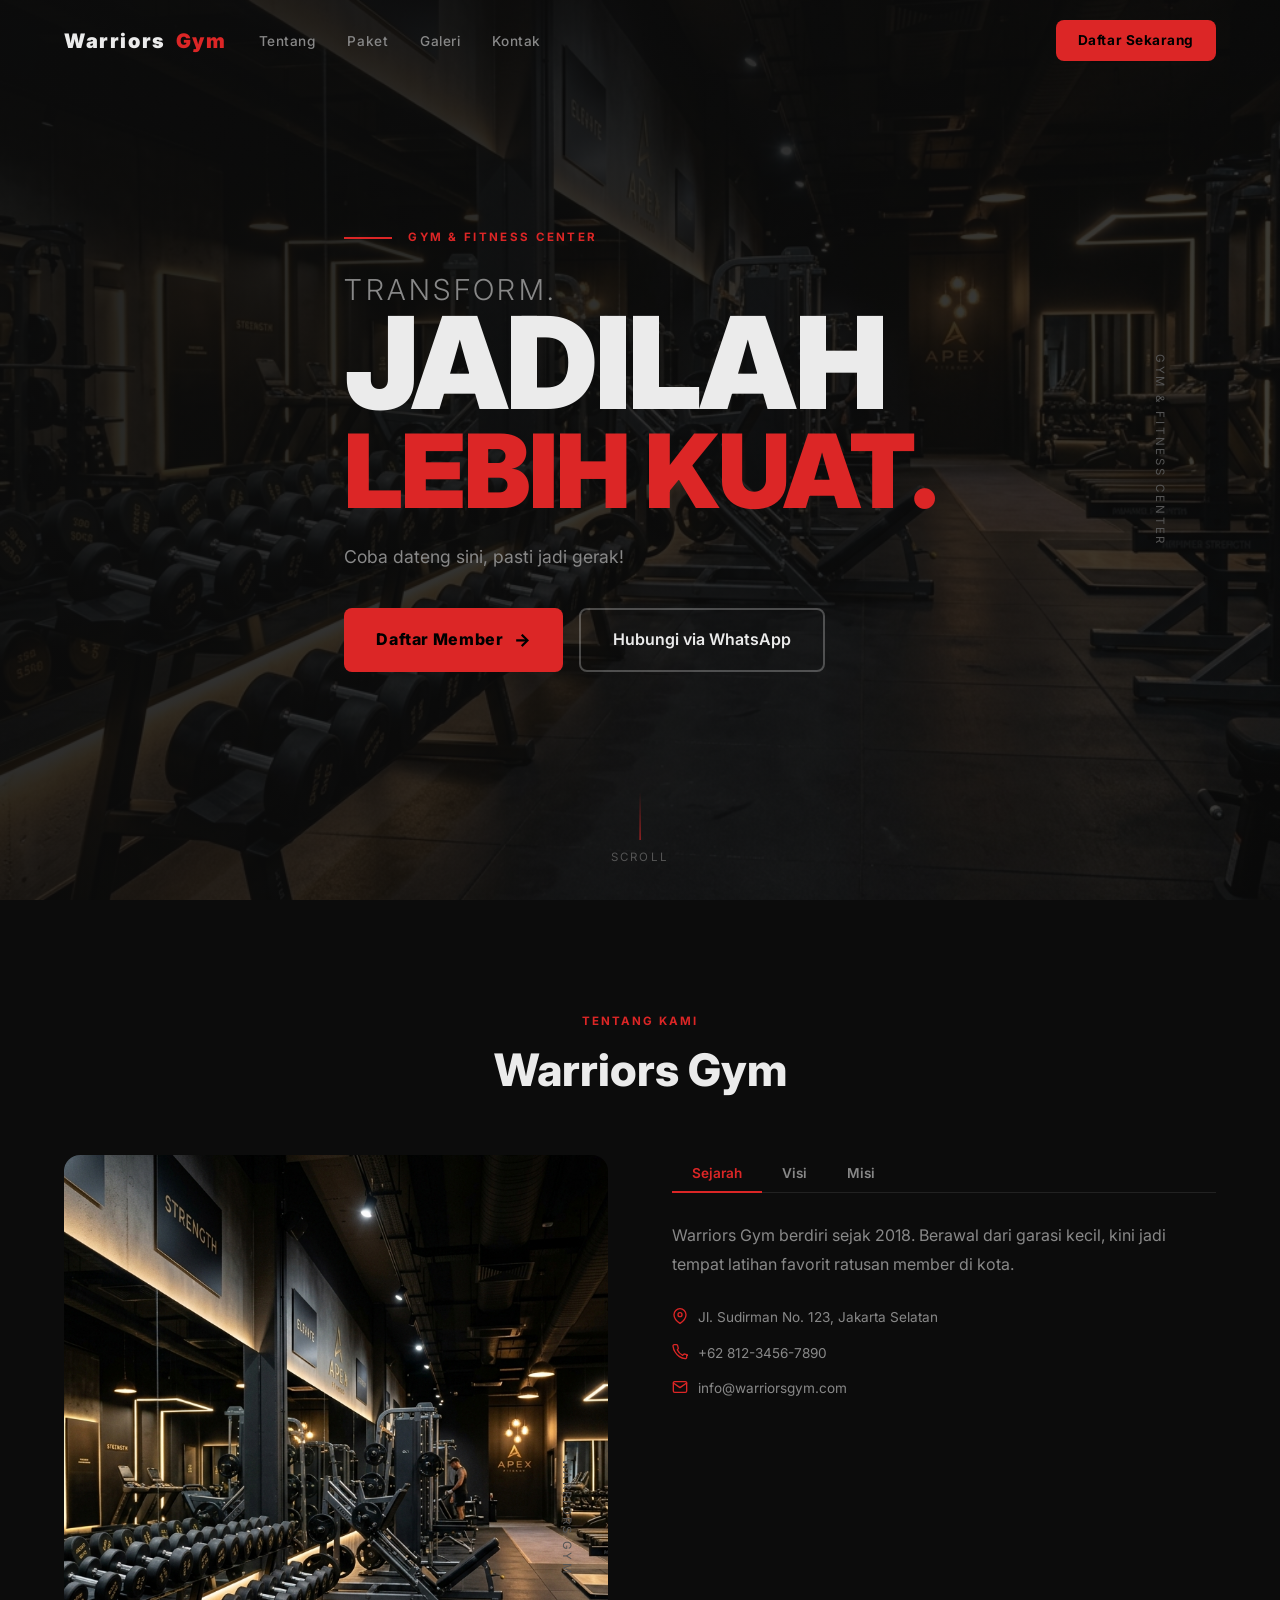
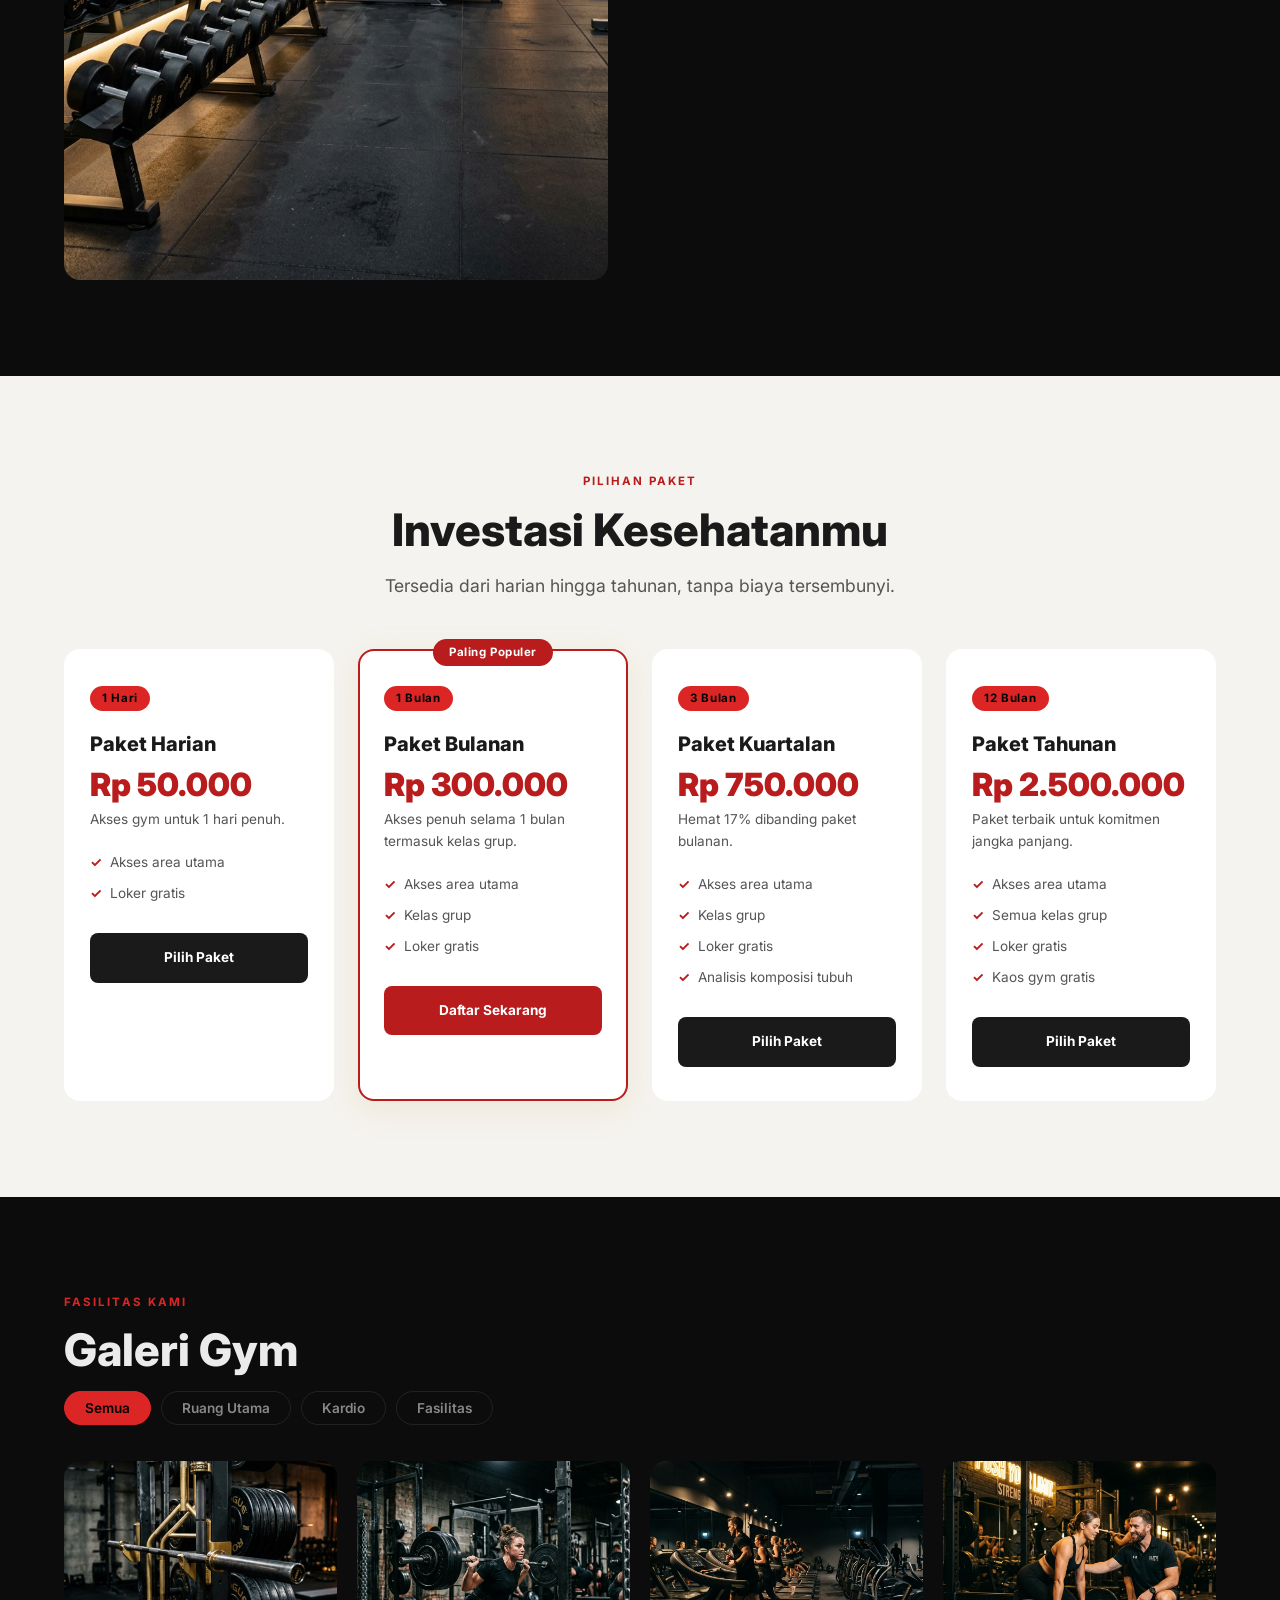
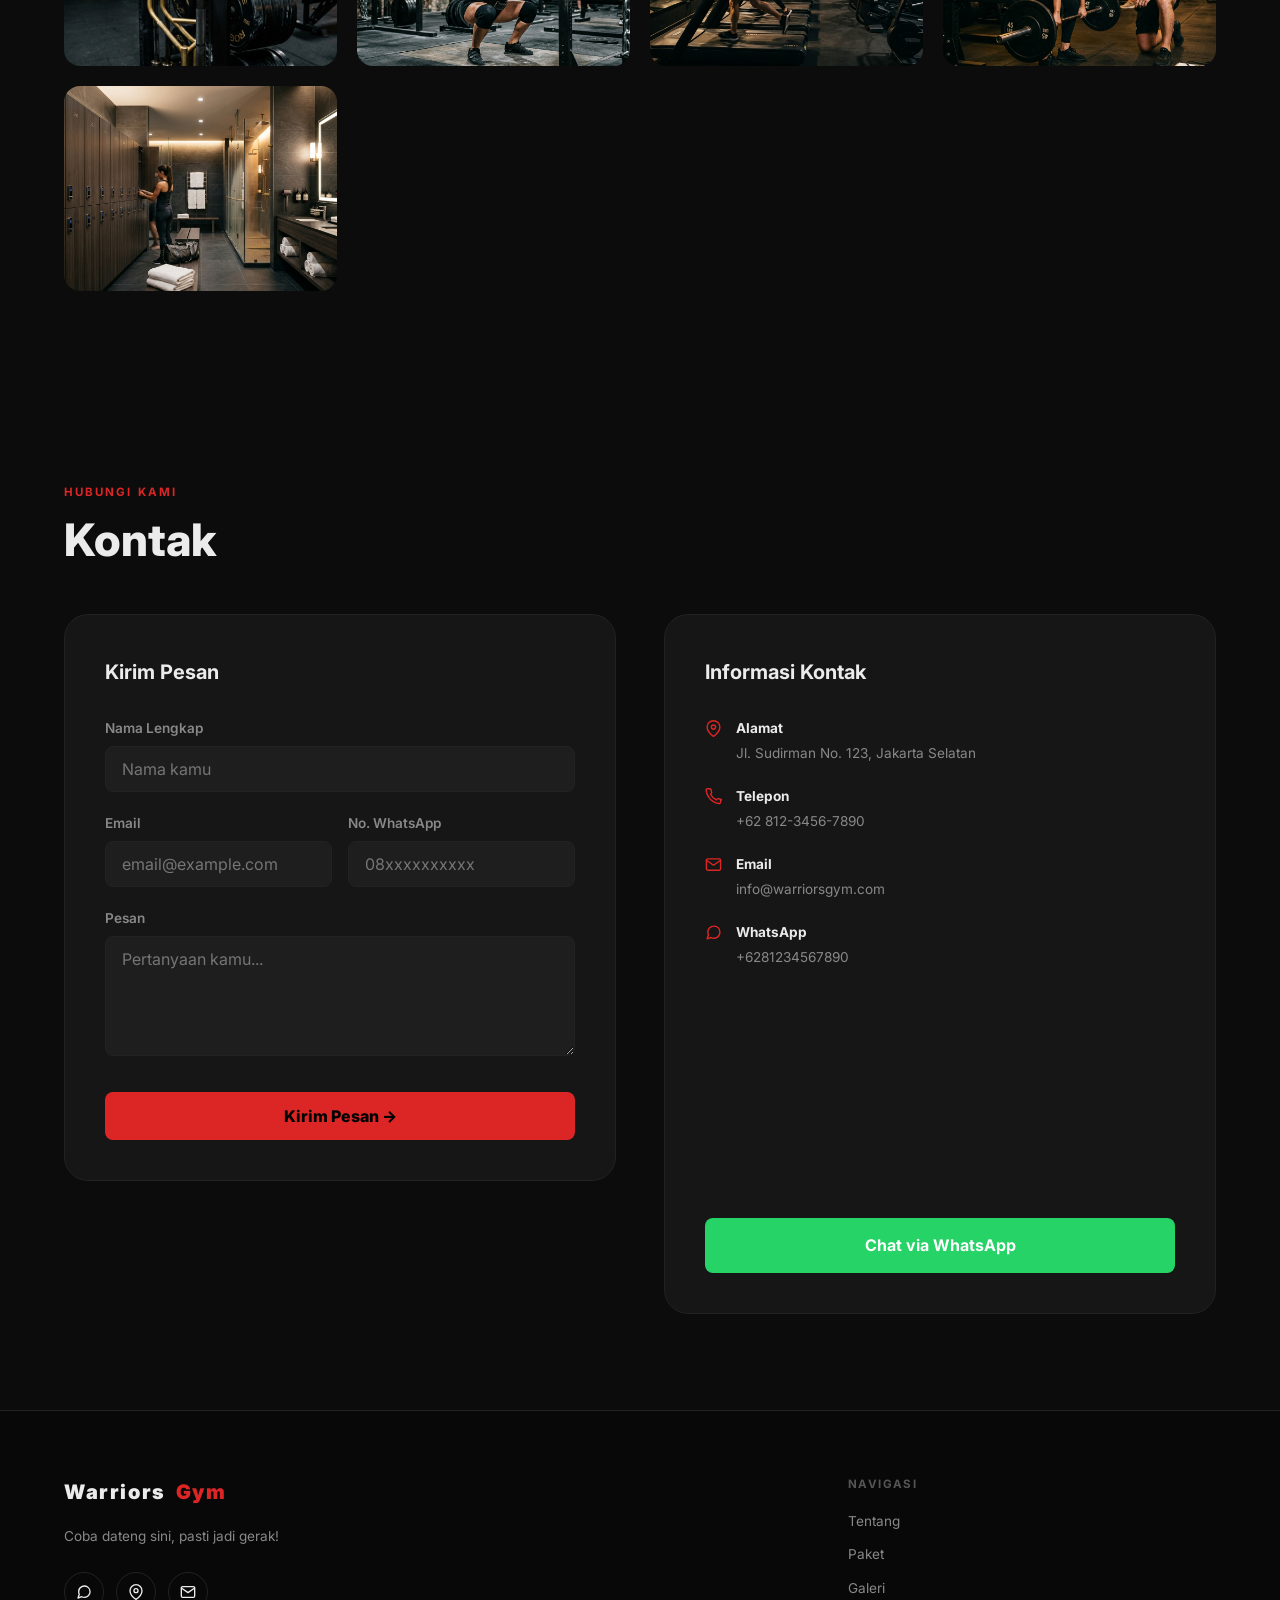
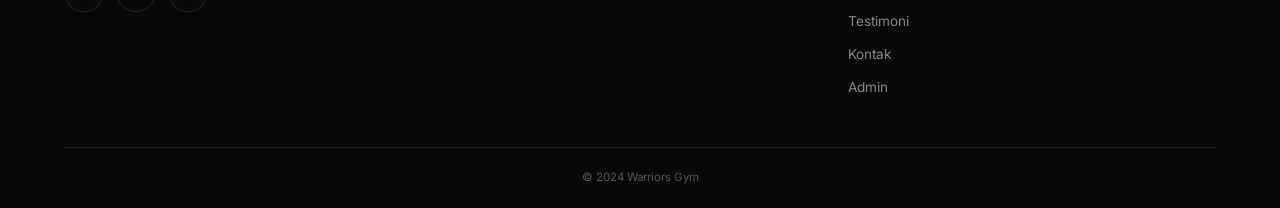
<file: index.html>
<!DOCTYPE html>
<html lang="id">
<head>
<meta charset="UTF-8">
<meta name="viewport" content="width=device-width, initial-scale=1.0">
<title id="page-title">PowerFit Gym | Gym & Fitness Center</title>
<meta name="description" content="Gym & fitness center profesional dengan fasilitas lengkap dan paket terjangkau.">
<link rel="preconnect" href="https://fonts.googleapis.com">
<link href="https://fonts.googleapis.com/css2?family=Inter:wght@300;400;500;600;700;800;900&display=swap" rel="stylesheet">
<link rel="stylesheet" href="style.css">
</head>
<body>
<header id="header">
  <div class="container header-inner">
    <a href="#hero" class="logo" id="nav-logo"><img src="img/logo.jpg" alt="Warriors Gym" class="logo-img">WARRIORS<span>GYM</span></a>
    <nav><ul class="nav-links">
      <li><a href="#tentang" data-section="tentang">Tentang</a></li>
      <li><a href="#paket" data-section="paket">Paket</a></li>
      <li><a href="#galeri" data-section="galeri">Galeri</a></li>
      <li><a href="#kontak" data-section="kontak">Kontak</a></li>
    </ul></nav>
    <a id="header-cta" href="#kontak" class="btn-header-cta">Daftar Sekarang</a>
    <button class="hamburger" id="hamburgerBtn" aria-label="Menu"><span></span><span></span><span></span></button>
  </div>
</header>
<nav class="mobile-nav" id="mobileNav">
  <a href="#tentang" class="mobile-nav-link">Tentang</a>
  <a href="#paket" class="mobile-nav-link">Paket</a>
  <a href="#galeri" class="mobile-nav-link">Galeri</a>
  <a href="#kontak" class="mobile-nav-link">Kontak</a>
  <a href="#kontak" class="btn btn-primary" style="text-align:center;margin-top:8px">Daftar Sekarang</a>
</nav>
<section id="hero">
  <div class="hero-bg"></div>
  <div class="hero-overlay"></div>
  <span class="hero-vertical-text">GYM & FITNESS CENTER</span>
  <div class="container hero-content">
    <div class="hero-eyebrow"><span class="eyebrow-line"></span><span id="hero-eyebrow-text">GYM & FITNESS CENTER</span></div>
    <h1 class="hero-title">
      <span class="ht-small" id="hero-ht-small">TRANSFORM.</span>
      <span class="ht-large" id="hero-ht-large">JADILAH</span>
      <span class="ht-accent" id="hero-ht-accent">LEBIH KUAT.</span>
    </h1>
    <p class="hero-tagline" id="hero-tagline">Transform Your Body, Transform Your Life</p>
    <div class="hero-ctas">
      <a id="hero-cta-primary" href="#kontak" class="btn-hero-primary">Daftar Member <span class="btn-arrow">&#8594;</span></a>
      <a id="hero-cta-wa" href="#" class="btn-hero-secondary" target="_blank">Hubungi via WhatsApp</a>
    </div>
  </div>
  <div class="scroll-indicator-line"><div class="scroll-line-inner"></div><span class="scroll-label">SCROLL</span></div>
</section>
<section id="tentang">
  <div class="container">
    <div class="section-header reveal">
      <div class="eyebrow">Tentang Kami</div>
      <h2 class="section-title" id="about-gym-name">Warriors Gym</h2>
    </div>
    <div class="about-grid">
      <div class="about-img-wrap reveal">
        <img src="img/about.png" alt="Interior Gym" loading="lazy">
        <span class="img-label-vertical" id="about-since">WARRIORS GYM</span>
      </div>
      <div class="about-content reveal">
        <div class="about-tabs">
          <button class="about-tab active" onclick="switchAboutTab('history')">Sejarah</button>
          <button class="about-tab" onclick="switchAboutTab('vision')">Visi</button>
          <button class="about-tab" onclick="switchAboutTab('mission')">Misi</button>
        </div>
        <div class="about-tab-pane active" id="tab-history"><p id="about-history">PowerFit Gym berdiri sejak 2018.</p></div>
        <div class="about-tab-pane" id="tab-vision"><p id="about-vision">Menjadi pusat kebugaran pilihan utama di kota.</p></div>
        <div class="about-tab-pane" id="tab-mission"><p id="about-mission">Memberikan layanan kebugaran profesional yang terjangkau.</p></div>
        <div class="about-contact-row" id="about-contact-row"></div>
      </div>
    </div>
  </div>
</section>
<section id="paket" class="section-light">
  <div class="container">
    <div class="reveal">
      <div class="eyebrow eyebrow-dark">Pilihan Paket</div>
      <h2 class="section-title dark">Investasi Kesehatanmu</h2>
      <p class="section-subtitle dark">Tersedia dari harian hingga tahunan, tanpa biaya tersembunyi.</p>
    </div>
    <div class="packages-grid" id="packagesGrid"></div>
  </div>
</section>
<section id="galeri">
  <div class="container">
    <div class="reveal"><div class="eyebrow">Fasilitas Kami</div><h2 class="section-title">Galeri Gym</h2></div>
    <div class="gallery-filter reveal" id="galleryFilter"></div>
    <div class="gallery-grid" id="galleryGrid"></div>
  </div>
</section>
<section id="kontak">
  <div class="container">
    <div class="reveal"><div class="eyebrow">Hubungi Kami</div><h2 class="section-title">Kontak</h2></div>
    <div class="kontak-grid">
      <div class="kontak-form-wrap reveal">
        <div class="form-card">
          <h3>Kirim Pesan</h3>
          <form id="contactForm" onsubmit="submitContact(event)">
            <div class="form-field"><label>Nama Lengkap</label><input type="text" id="cf-name" required placeholder="Nama kamu"></div>
            <div class="form-row-2">
              <div class="form-field"><label>Email</label><input type="email" id="cf-email" required placeholder="email@example.com"></div>
              <div class="form-field"><label>No. WhatsApp</label><input type="tel" id="cf-phone" placeholder="08xxxxxxxxxx"></div>
            </div>
            <div class="form-field"><label>Pesan</label><textarea id="cf-message" required placeholder="Pertanyaan kamu..." style="min-height:120px"></textarea></div>
            <button type="submit" class="btn-submit">Kirim Pesan &#8594;</button>
          </form>
          <div id="contactSuccess" style="display:none" class="contact-success">
            <div class="success-icon">
              <svg viewBox="0 0 24 24" fill="none" stroke="#000" stroke-width="3" stroke-linecap="round" stroke-linejoin="round" width="24" height="24"><polyline points="20 6 9 17 4 12"/></svg>
            </div>
            <p>Pesan diterima. Kami akan menghubungi kamu secepatnya.</p>
          </div>
        </div>
      </div>
      <div class="kontak-info-wrap reveal">
        <div class="kontak-info-card">
          <h3>Informasi Kontak</h3>
          <div class="kontak-info-list" id="kontakInfoList"></div>
          <div class="kontak-map-wrap"><iframe id="mapEmbed" src="" allowfullscreen="" loading="lazy" title="Lokasi Gym"></iframe></div>
          <a id="wa-cta" href="#" target="_blank" class="btn-wa-kontak">Chat via WhatsApp</a>
        </div>
      </div>
    </div>
  </div>
</section>
<footer id="footer">
  <div class="container">
    <div class="footer-inner">
      <div class="footer-brand">
        <div class="logo" id="footer-logo"><img src="img/logo.jpg" alt="Warriors Gym" class="logo-img">WARRIORS<span>GYM</span></div>
        <p id="footer-tagline">Gym & fitness center profesional untuk semua kalangan.</p>
        <div class="social-links">
          <a id="footer-wa" href="#" target="_blank" class="social-btn" aria-label="WhatsApp">
            <svg viewBox="0 0 24 24"><path d="M21 11.5a8.38 8.38 0 0 1-.9 3.8 8.5 8.5 0 0 1-7.6 4.7 8.38 8.38 0 0 1-3.8-.9L3 21l1.9-5.7a8.38 8.38 0 0 1-.9-3.8 8.5 8.5 0 0 1 4.7-7.6 8.38 8.38 0 0 1 3.8-.9h.5a8.48 8.48 0 0 1 8 8v.5z"/></svg>
          </a>
          <a id="footer-maps" href="#" target="_blank" class="social-btn" aria-label="Maps">
            <svg viewBox="0 0 24 24"><path d="M21 10c0 7-9 13-9 13s-9-6-9-13a9 9 0 0 1 18 0z"/><circle cx="12" cy="10" r="3"/></svg>
          </a>
          <a id="footer-email-link" href="#" class="social-btn" aria-label="Email">
            <svg viewBox="0 0 24 24"><path d="M4 4h16c1.1 0 2 .9 2 2v12c0 1.1-.9 2-2 2H4c-1.1 0-2-.9-2-2V6c0-1.1.9-2 2-2z"/><polyline points="22,6 12,13 2,6"/></svg>
          </a>
        </div>
      </div>
      <div>
        <p class="footer-nav-label">Navigasi</p>
        <div class="footer-links">
          <a href="#tentang">Tentang</a><a href="#paket">Paket</a>
          <a href="#galeri">Galeri</a><a href="#testimoni">Testimoni</a>
          <a href="#kontak">Kontak</a><a href="admin/login.html">Admin</a>
        </div>
      </div>
    </div>
    <div class="footer-bottom" id="footer-bottom">&#169; 2024 PowerFit Gym</div>
  </div>
</footer>
<div class="floating-bar" id="floatingBar">
  <a id="float-wa" href="#" target="_blank" class="btn btn-wa">
    <svg viewBox="0 0 24 24" width="15" height="15" fill="none" stroke="currentColor" stroke-width="2" stroke-linecap="round" stroke-linejoin="round"><path d="M21 11.5a8.38 8.38 0 0 1-.9 3.8 8.5 8.5 0 0 1-7.6 4.7 8.38 8.38 0 0 1-3.8-.9L3 21l1.9-5.7a8.38 8.38 0 0 1-.9-3.8 8.5 8.5 0 0 1 4.7-7.6 8.38 8.38 0 0 1 3.8-.9h.5a8.48 8.48 0 0 1 8 8v.5z"/></svg>
    WhatsApp
  </a>
  <a id="float-maps" href="#" target="_blank" class="btn btn-gold-outline">
    <svg viewBox="0 0 24 24" width="15" height="15" fill="none" stroke="currentColor" stroke-width="2" stroke-linecap="round" stroke-linejoin="round"><path d="M21 10c0 7-9 13-9 13s-9-6-9-13a9 9 0 0 1 18 0z"/><circle cx="12" cy="10" r="3"/></svg>
    Lokasi
  </a>
</div>
<script>
const defaultData={
  profil:{gym_name:'Warriors Gym',tagline:'Coba dateng sini, pasti jadi gerak!',
    history:'Warriors Gym berdiri sejak 2018. Berawal dari garasi kecil, kini jadi tempat latihan favorit ratusan member di kota.',
    vision:'Gym yang terasa kayak rumah sendiri — nyaman, niat, dan tanpa basa-basi.',
    mission:'Fasilitasi semua orang untuk bergerak aktif, tanpa intimidasi dan tanpa embel-embel mahal.',
    address:'Jl. Sudirman No. 123, Jakarta Selatan',phone:'+62 812-3456-7890',
    email:'info@warriorsgym.com',whatsapp:'6281234567890',
    maps_embed:'https://www.google.com/maps/embed?pb=!1m18!1m12!1m3!1d3966.521260322571!2d106.8195!3d-6.2088!2m3!1f0!2f0!3f0!3m2!1i1024!2i768!4f13.1!3m3!1m2!1s0x0%3A0x0!2zBiJT!5e0!3m2!1sid!2sid!4v1',
    maps_link:'https://maps.google.com'},
  packages:[
    {id:1,name:'Paket Harian',duration:'1 Hari',price:50000,description:'Akses gym untuk 1 hari penuh.',benefits:['Akses area utama','Loker gratis'],display_order:1,is_active:true,featured:false},
    {id:2,name:'Paket Bulanan',duration:'1 Bulan',price:300000,description:'Akses penuh selama 1 bulan termasuk kelas grup.',benefits:['Akses area utama','Kelas grup','Loker gratis'],display_order:2,is_active:true,featured:true},
    {id:3,name:'Paket Kuartalan',duration:'3 Bulan',price:750000,description:'Hemat 17% dibanding paket bulanan.',benefits:['Akses area utama','Kelas grup','Loker gratis','Analisis komposisi tubuh'],display_order:3,is_active:true,featured:false},
    {id:4,name:'Paket Tahunan',duration:'12 Bulan',price:2500000,description:'Paket terbaik untuk komitmen jangka panjang.',benefits:['Akses area utama','Semua kelas grup','Loker gratis','Kaos gym gratis'],display_order:4,is_active:true,featured:false}
  ],
  galleries:[
    {id:1,title:'Area Utama',image:'img/gallery1.png',caption:'Ruang latihan utama',category:'Ruang Utama',display_order:1,is_active:true},
    {id:2,title:'Squat Rack',image:'img/gallery2.png',caption:'Area beban bebas',category:'Ruang Utama',display_order:2,is_active:true},
    {id:3,title:'Cardio Zone',image:'img/gallery3.png',caption:'Zona kardio & treadmill',category:'Kardio',display_order:3,is_active:true},
    {id:4,title:'Locker Room',image:'img/gallery4.png',caption:'Ruang ganti bersih',category:'Fasilitas',display_order:4,is_active:true},
    {id:5,title:'Kamar Mandi',image:'img/gallery5.png',caption:'Fasilitas mandi',category:'Fasilitas',display_order:5,is_active:true}
  ]
};
function load(k){try{const s=localStorage.getItem('wg_'+k);return s?JSON.parse(s):defaultData[k];}catch(e){return defaultData[k];}}
function fmtPrice(p){return 'Rp '+Number(p).toLocaleString('id-ID');}
const observer=new IntersectionObserver(entries=>{entries.forEach(e=>{if(e.isIntersecting){e.target.classList.add('visible');observer.unobserve(e.target);}});},{threshold:0.1});
function observe(){document.querySelectorAll('.reveal:not(.visible)').forEach(el=>observer.observe(el));}
</script>
<script>
function switchAboutTab(tab){
  document.querySelectorAll('.about-tab').forEach(b=>b.classList.remove('active'));
  document.querySelectorAll('.about-tab-pane').forEach(p=>p.classList.remove('active'));
  event.target.classList.add('active');
  const el=document.getElementById('tab-'+tab);if(el)el.classList.add('active');
}
function renderProfil(){
  const d=load('profil');
  document.title=d.gym_name+' | Gym & Fitness Center';
  const s=(id,v)=>{const e=document.getElementById(id);if(e)e.textContent=v;};
  const gymParts=d.gym_name.split(' ');
  const logoHtml=gymParts.slice(0,-1).join(' ')+'<span>'+gymParts.slice(-1)+'</span>';
  document.getElementById('nav-logo').innerHTML=logoHtml;
  document.getElementById('footer-logo').innerHTML=logoHtml;
  s('hero-eyebrow-text','GYM & FITNESS CENTER');
  s('hero-tagline',d.tagline);s('about-gym-name',d.gym_name);
  s('about-since',d.gym_name.toUpperCase());s('about-history',d.history);
  s('about-vision',d.vision);s('about-mission',d.mission);
  s('footer-tagline',d.tagline);s('footer-bottom','\u00a9 2024 '+d.gym_name);
  const wa=d.whatsapp||'6281234567890';
  const waUrl='https://wa.me/'+wa+'?text=Halo+'+encodeURIComponent(d.gym_name)+',+saya+mau+tanya+info';
  ['hero-cta-wa','footer-wa','float-wa','wa-cta'].forEach(id=>{const e=document.getElementById(id);if(e)e.href=waUrl;});
  if(d.maps_link){['footer-maps','float-maps'].forEach(id=>{const e=document.getElementById(id);if(e)e.href=d.maps_link;});}
  const mapEl=document.getElementById('mapEmbed');if(mapEl&&d.maps_embed)mapEl.src=d.maps_embed;
  const footerEmail=document.getElementById('footer-email-link');if(footerEmail&&d.email)footerEmail.href='mailto:'+d.email;
  const cl=document.getElementById('kontakInfoList');
  if(cl)cl.innerHTML=`
    <div class="ki-item"><svg class="ki-svg" viewBox="0 0 24 24"><path d="M21 10c0 7-9 13-9 13s-9-6-9-13a9 9 0 0 1 18 0z"/><circle cx="12" cy="10" r="3"/></svg><div><strong>Alamat</strong><p>${d.address}</p></div></div>
    <div class="ki-item"><svg class="ki-svg" viewBox="0 0 24 24"><path d="M22 16.92v3a2 2 0 0 1-2.18 2 19.79 19.79 0 0 1-8.63-3.07A19.5 19.5 0 0 1 4.69 12 19.79 19.79 0 0 1 1.61 3.5 2 2 0 0 1 3.58 1h3a2 2 0 0 1 2 1.72 12.84 12.84 0 0 0 .7 2.81 2 2 0 0 1-.45 2.11L7.91 8.77A16 16 0 0 0 16 16.91l1.27-1.27a2 2 0 0 1 2.11-.45 12.84 12.84 0 0 0 2.81.7A2 2 0 0 1 24 17l-.08-.08z"/></svg><div><strong>Telepon</strong><p>${d.phone}</p></div></div>
    <div class="ki-item"><svg class="ki-svg" viewBox="0 0 24 24"><path d="M4 4h16c1.1 0 2 .9 2 2v12c0 1.1-.9 2-2 2H4c-1.1 0-2-.9-2-2V6c0-1.1.9-2 2-2z"/><polyline points="22,6 12,13 2,6"/></svg><div><strong>Email</strong><p>${d.email}</p></div></div>
    <div class="ki-item"><svg class="ki-svg" viewBox="0 0 24 24"><path d="M21 11.5a8.38 8.38 0 0 1-.9 3.8 8.5 8.5 0 0 1-7.6 4.7 8.38 8.38 0 0 1-3.8-.9L3 21l1.9-5.7a8.38 8.38 0 0 1-.9-3.8 8.5 8.5 0 0 1 4.7-7.6 8.38 8.38 0 0 1 3.8-.9h.5a8.48 8.48 0 0 1 8 8v.5z"/></svg><div><strong>WhatsApp</strong><p>+${wa}</p></div></div>`;
  const cr=document.getElementById('about-contact-row');
  if(cr)cr.innerHTML=`
    <div class="acr-item"><svg viewBox="0 0 24 24"><path d="M21 10c0 7-9 13-9 13s-9-6-9-13a9 9 0 0 1 18 0z"/><circle cx="12" cy="10" r="3"/></svg><span>${d.address}</span></div>
    <div class="acr-item"><svg viewBox="0 0 24 24"><path d="M22 16.92v3a2 2 0 0 1-2.18 2 19.79 19.79 0 0 1-8.63-3.07A19.5 19.5 0 0 1 4.69 12 19.79 19.79 0 0 1 1.61 3.5 2 2 0 0 1 3.58 1h3a2 2 0 0 1 2 1.72 12.84 12.84 0 0 0 .7 2.81 2 2 0 0 1-.45 2.11L7.91 8.77A16 16 0 0 0 16 16.91l1.27-1.27a2 2 0 0 1 2.11-.45 12.84 12.84 0 0 0 2.81.7A2 2 0 0 1 24 17l-.08-.08z"/></svg><span>${d.phone}</span></div>
    <div class="acr-item"><svg viewBox="0 0 24 24"><path d="M4 4h16c1.1 0 2 .9 2 2v12c0 1.1-.9 2-2 2H4c-1.1 0-2-.9-2-2V6c0-1.1.9-2 2-2z"/><polyline points="22,6 12,13 2,6"/></svg><span>${d.email}</span></div>`;
}
function renderPackages(){
  const data=load('packages');const pr=load('profil');const wa=(pr||defaultData.profil).whatsapp||'6281234567890';
  const grid=document.getElementById('packagesGrid');if(!grid)return;
  const active=[...data].filter(p=>p.is_active).sort((a,b)=>a.display_order-b.display_order);
  grid.innerHTML=active.map(p=>`
    <div class="pkg-card${p.featured?' featured':''} reveal">
      ${p.featured?'<div class="pkg-badge">Paling Populer</div>':''}
      <div class="pkg-duration-badge">${p.duration}</div>
      <div class="pkg-name">${p.name}</div>
      <div class="pkg-price">${fmtPrice(p.price)}</div>
      <p class="pkg-desc">${p.description||''}</p>
      <ul class="pkg-benefits">${(Array.isArray(p.benefits)?p.benefits:[]).map(b=>'<li>'+b+'</li>').join('')}</ul>
      <a href="https://wa.me/'+wa+'?text=Halo,+saya+mau+daftar+'+encodeURIComponent(p.name)+'" class="pkg-cta" target="_blank">${p.featured?'Daftar Sekarang':'Pilih Paket'}</a>
    </div>`).join('');
  grid.querySelectorAll('.reveal').forEach(el=>observer.observe(el));
}
</script>
<script>
function renderGallery(cat){
  const data=load('galleries');
  const grid=document.getElementById('galleryGrid');
  const filter=document.getElementById('galleryFilter');
  if(!grid)return;
  const active=[...data].filter(g=>g.is_active).sort((a,b)=>a.display_order-b.display_order);
  const cats=['Semua',...new Set(active.map(g=>g.category).filter(Boolean))];
  filter.innerHTML=cats.map(c=>`<button class="gal-filter-btn${(!cat&&c==='Semua')||(cat===c)?' active':''}" onclick="renderGallery('${c==='Semua'?'':c}')">${c}</button>`).join('');
  const shown=cat?active.filter(g=>g.category===cat):active;
  grid.innerHTML=shown.map(g=>`
    <div class="gallery-item reveal">
      <img src="${g.image}" alt="${g.title||g.caption}" loading="lazy">
      <div class="gallery-caption"><strong>${g.title||''}</strong>${g.caption?'<span>'+g.caption+'</span>':''}</div>
    </div>`).join('');
  grid.querySelectorAll('.reveal').forEach(el=>observer.observe(el));
}
function submitContact(e){
  e.preventDefault();
  const msg={id:Date.now(),name:document.getElementById('cf-name').value,email:document.getElementById('cf-email').value,phone:document.getElementById('cf-phone').value,message:document.getElementById('cf-message').value,is_read:false,created_at:new Date().toISOString()};
  const msgs=JSON.parse(localStorage.getItem('wg_messages')||'[]');msgs.push(msg);localStorage.setItem('wg_messages',JSON.stringify(msgs));
  document.getElementById('contactForm').style.display='none';
  document.getElementById('contactSuccess').style.display='flex';
}
const header=document.getElementById('header');
window.addEventListener('scroll',()=>{
  header.classList.toggle('scrolled',window.scrollY>60);
  document.getElementById('floatingBar').classList.toggle('visible',window.scrollY>500);
  const sections=['tentang','paket','galeri','kontak'];
  const sy=window.scrollY+120;
  sections.forEach(id=>{const sec=document.getElementById(id);const link=document.querySelector('.nav-links a[data-section="'+id+'"]');if(!sec||!link)return;link.classList.toggle('active',sy>=sec.offsetTop&&sy<sec.offsetTop+sec.offsetHeight);});
},{passive:true});
const ham=document.getElementById('hamburgerBtn');const mnav=document.getElementById('mobileNav');
ham.addEventListener('click',()=>{ham.classList.toggle('open');mnav.classList.toggle('open');});
document.querySelectorAll('.mobile-nav-link').forEach(l=>l.addEventListener('click',()=>{ham.classList.remove('open');mnav.classList.remove('open');}));
document.addEventListener('DOMContentLoaded',()=>{renderProfil();renderPackages();renderGallery('');observe();});
</script>
</body>
</html>
</file>
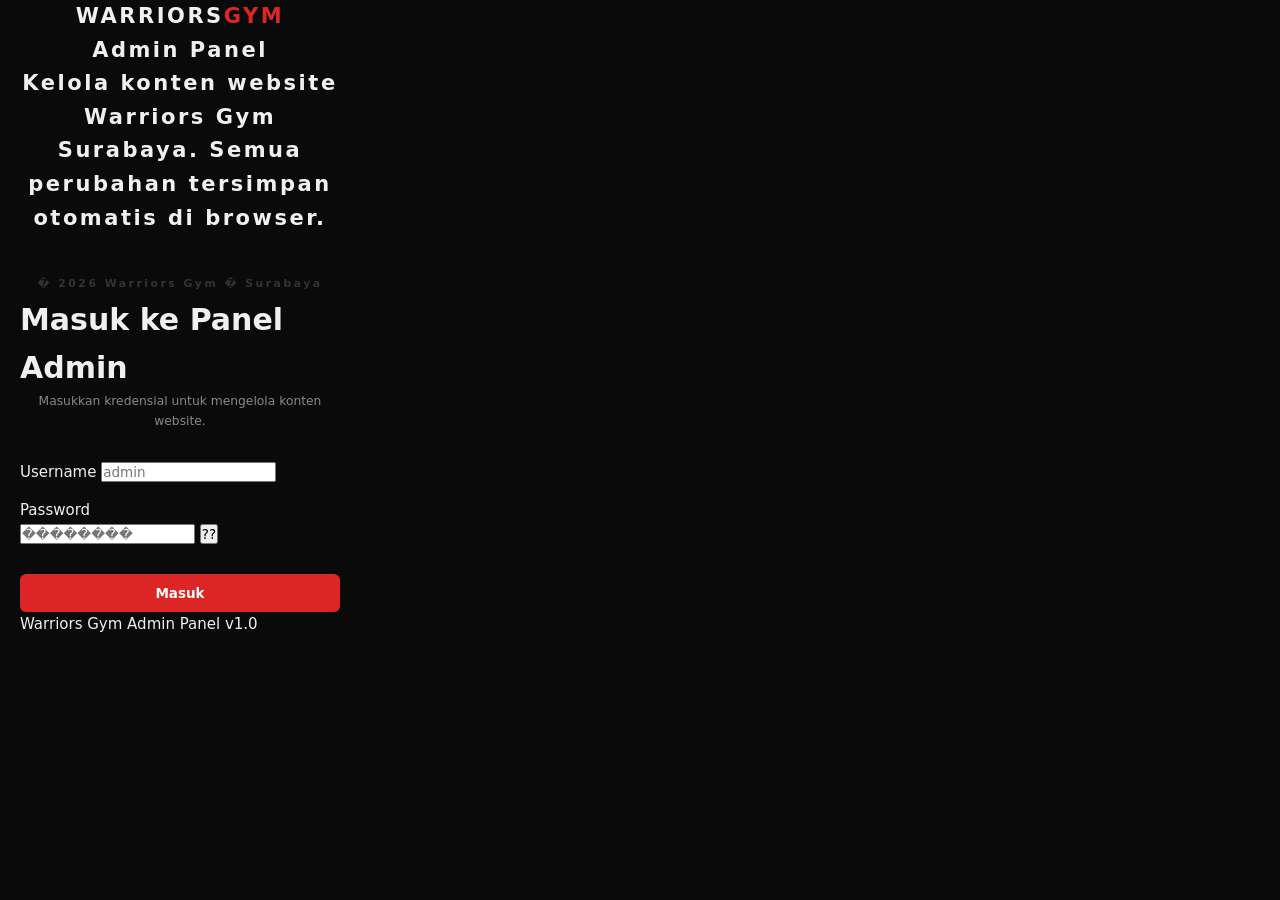
<file: admin/dashboard.html>
<!DOCTYPE html>
<html lang="id">
<head>
<meta charset="UTF-8"><meta name="viewport" content="width=device-width, initial-scale=1.0">
<title>Admin Dashboard — PowerFit Gym</title>
<link rel="stylesheet" href="admin.css">
</head>
<body>
<div class="admin-wrap">
  <div class="admin-topbar">
    <div class="topbar-logo">POWERFIT<span>GYM</span> <span style="font-size:.7rem;color:#555;font-family:var(--font-body);font-weight:400;letter-spacing:0">Admin Panel</span></div>
    <div class="topbar-actions">
      <a href="../index.html" target="_blank" class="btn-view">Lihat Website ↗</a>
      <button class="btn-logout" onclick="handleLogout()">Logout</button>
    </div>
  </div>
  <div class="admin-sidebar">
    <div class="sidebar-section">Menu</div>
    <div class="sidebar-item active" data-panel="dashboard" onclick="switchPanel('dashboard')">
      <svg class="sidebar-icon" viewBox="0 0 24 24"><rect x="3" y="3" width="7" height="7"/><rect x="14" y="3" width="7" height="7"/><rect x="14" y="14" width="7" height="7"/><rect x="3" y="14" width="7" height="7"/></svg>Dashboard
    </div>
    <div class="sidebar-item" data-panel="profil" onclick="switchPanel('profil');loadProfilEditor()">
      <svg class="sidebar-icon" viewBox="0 0 24 24"><path d="M3 9l9-7 9 7v11a2 2 0 0 1-2 2H5a2 2 0 0 1-2-2z"/><polyline points="9 22 9 12 15 12 15 22"/></svg>Profil Gym
    </div>
    <div class="sidebar-item" data-panel="paket" onclick="switchPanel('paket');loadPaketEditor()">
      <svg class="sidebar-icon" viewBox="0 0 24 24"><line x1="12" y1="1" x2="12" y2="23"/><path d="M17 5H9.5a3.5 3.5 0 0 0 0 7h5a3.5 3.5 0 0 1 0 7H6"/></svg>Paket Member
    </div>
    <div class="sidebar-item" data-panel="galeri" onclick="switchPanel('galeri');loadGaleriEditor()">
      <svg class="sidebar-icon" viewBox="0 0 24 24"><rect x="3" y="3" width="18" height="18" rx="2" ry="2"/><circle cx="8.5" cy="8.5" r="1.5"/><polyline points="21 15 16 10 5 21"/></svg>Galeri
    </div>
    <div class="sidebar-item" data-panel="member" onclick="switchPanel('member');loadMemberPanel()">
      <svg class="sidebar-icon" viewBox="0 0 24 24"><path d="M17 21v-2a4 4 0 0 0-4-4H5a4 4 0 0 0-4 4v2"/><circle cx="9" cy="7" r="4"/><path d="M23 21v-2a4 4 0 0 0-3-3.87"/><path d="M16 3.13a4 4 0 0 1 0 7.75"/></svg>Data Member
    </div>
    <div class="sidebar-item" data-panel="pesan" onclick="switchPanel('pesan');loadPesan()">
      <svg class="sidebar-icon" viewBox="0 0 24 24"><path d="M4 4h16c1.1 0 2 .9 2 2v12c0 1.1-.9 2-2 2H4c-1.1 0-2-.9-2-2V6c0-1.1.9-2 2-2z"/><polyline points="22,6 12,13 2,6"/></svg>Pesan Masuk
    </div>
    <div class="sidebar-section" style="margin-top:12px">Pengaturan</div>
    <div class="sidebar-item" data-panel="akun" onclick="switchPanel('akun')">
      <svg class="sidebar-icon" viewBox="0 0 24 24"><path d="M20 21v-2a4 4 0 0 0-4-4H8a4 4 0 0 0-4 4v2"/><circle cx="12" cy="7" r="4"/></svg>Akun Admin
    </div>
  </div>
  <div class="admin-content">

    <!-- DASHBOARD -->
    <div class="editor-panel active" id="panel-dashboard">
      <div class="editor-title">Dashboard</div>
      <div class="editor-subtitle">Selamat datang di Admin Panel PowerFit Gym.</div>
      <div class="dash-cards">
        <div class="dash-card"><div class="dash-card-num" id="dash-pkg">-</div><div class="dash-card-label">Paket Aktif</div></div>
        <div class="dash-card"><div class="dash-card-num" id="dash-gal">-</div><div class="dash-card-label">Foto Galeri</div></div>
        <div class="dash-card"><div class="dash-card-num" id="dash-member">-</div><div class="dash-card-label">Total Member</div></div>
        <div class="dash-card"><div class="dash-card-num" id="dash-aktif">-</div><div class="dash-card-label">Member Aktif</div></div>
      </div>
      <div class="dash-links">
        <div class="dash-link" onclick="switchPanel('profil');loadProfilEditor()"><div class="dash-link-title">Profil Gym</div><div class="dash-link-desc">Edit nama, tagline, sejarah, visi, misi, dan kontak</div></div>
        <div class="dash-link" onclick="switchPanel('paket');loadPaketEditor()"><div class="dash-link-title">Paket Member</div><div class="dash-link-desc">Kelola paket keanggotaan dan harga</div></div>
        <div class="dash-link" onclick="switchPanel('galeri');loadGaleriEditor()"><div class="dash-link-title">Galeri Foto</div><div class="dash-link-desc">Upload dan kelola foto fasilitas gym</div></div>
        <div class="dash-link" onclick="switchPanel('member');loadMemberPanel()"><div class="dash-link-title">Data Member</div><div class="dash-link-desc">Tambah, edit, dan kelola data member gym</div></div>
        <div class="dash-link" onclick="switchPanel('pesan');loadPesan()"><div class="dash-link-title">Pesan Masuk</div><div class="dash-link-desc">Lihat pesan dari pengunjung website</div></div>
      </div>
    </div>

    <!-- PROFIL GYM -->
    <div class="editor-panel" id="panel-profil">
      <div class="editor-title">Profil Gym</div>
      <div class="editor-subtitle">Informasi utama gym yang tampil di seluruh website.</div>
      <div class="form-section">
        <div class="form-section-title">Identitas Gym</div>
        <div class="form-row cols-2"><div class="form-group"><label>Nama Gym</label><input type="text" id="p-name" placeholder="PowerFit Gym"></div><div class="form-group"><label>Tagline</label><input type="text" id="p-tagline" placeholder="Transform Your Body..."></div></div>
      </div>
      <div class="form-section">
        <div class="form-section-title">Konten Tentang</div>
        <div class="form-row"><div class="form-group"><label>Sejarah Gym</label><textarea id="p-history" style="min-height:90px"></textarea></div></div>
        <div class="form-row cols-2"><div class="form-group"><label>Visi</label><textarea id="p-vision" style="min-height:80px"></textarea></div><div class="form-group"><label>Misi</label><textarea id="p-mission" style="min-height:80px"></textarea></div></div>
      </div>
      <div class="form-section">
        <div class="form-section-title">Informasi Kontak</div>
        <div class="form-row"><div class="form-group"><label>Alamat Lengkap</label><input type="text" id="p-address" placeholder="Jl. Sudirman No. 123"></div></div>
        <div class="form-row cols-3"><div class="form-group"><label>Telepon</label><input type="text" id="p-phone" placeholder="+62 812-3456-7890"></div><div class="form-group"><label>Email</label><input type="email" id="p-email" placeholder="info@gym.com"></div><div class="form-group"><label>WhatsApp (tanpa +)</label><input type="text" id="p-wa" placeholder="628xxxxxxxxxx"></div></div>
        <div class="form-row cols-2"><div class="form-group"><label>Link Google Maps</label><input type="url" id="p-maps-link" placeholder="https://maps.app.goo.gl/..."></div><div class="form-group"><label>Google Maps Embed URL</label><input type="url" id="p-maps-embed" placeholder="https://www.google.com/maps/embed?pb=..."></div></div>
      </div>
      <div class="editor-actions"><button class="btn-save" onclick="saveProfil()">Simpan Profil</button></div>
    </div>

    <!-- PAKET -->
    <div class="editor-panel" id="panel-paket">
      <div class="editor-title">Kelola Paket Member</div>
      <div class="editor-subtitle">Tambah, edit, dan hapus paket keanggotaan.</div>
      <div class="form-section"><div id="paketList"></div><button class="btn-add" onclick="addPaket()">+ Tambah Paket</button></div>
      <div class="editor-actions"><button class="btn-save" onclick="savePaket()">Simpan Semua Paket</button></div>
    </div>

    <!-- GALERI -->
    <div class="editor-panel" id="panel-galeri">
      <div class="editor-title">Kelola Galeri Foto</div>
      <div class="editor-subtitle">Kelola foto fasilitas gym. Gunakan path relatif (img/nama.jpg) atau URL.</div>
      <div class="form-section"><div id="galeriList" class="gallery-editor-grid"></div><button class="btn-add" onclick="addGaleri()">+ Tambah Foto</button></div>
      <div class="editor-actions"><button class="btn-save" onclick="saveGaleri()">Simpan Galeri</button></div>
    </div>

    <!-- MEMBER -->
    <div class="editor-panel" id="panel-member">
      <div class="editor-title">Data Member</div>
      <div class="editor-subtitle">Kelola data member gym — tambah, edit, dan pantau status keanggotaan.</div>
      <div class="member-toolbar">
        <div class="member-search-wrap">
          <input type="text" id="memberSearch" placeholder="Cari nama atau email..." oninput="renderMemberTable()">
        </div>
        <div class="member-filter-wrap">
          <select id="memberStatusFilter" onchange="renderMemberTable()">
            <option value="">Semua Status</option>
            <option value="active">Aktif</option>
            <option value="expired">Kadaluarsa</option>
            <option value="suspended">Ditangguhkan</option>
          </select>
        </div>
        <button class="btn-add" onclick="showMemberForm()">+ Tambah Member</button>
      </div>
      <div class="member-form-wrap" id="memberFormWrap" style="display:none">
        <div class="member-form-card">
          <div class="member-form-title" id="memberFormTitle">Tambah Member Baru</div>
          <div class="form-row cols-2">
            <div class="form-group"><label>Nama Lengkap</label><input type="text" id="mf-name" placeholder="Nama member"></div>
            <div class="form-group"><label>No. HP / WhatsApp</label><input type="text" id="mf-phone" placeholder="081234567890"></div>
          </div>
          <div class="form-row cols-2">
            <div class="form-group"><label>Email</label><input type="email" id="mf-email" placeholder="email@example.com"></div>
            <div class="form-group"><label>Paket</label>
              <select id="mf-package"></select>
            </div>
          </div>
          <div class="form-row cols-2">
            <div class="form-group"><label>Tanggal Mulai</label><input type="date" id="mf-start"></div>
            <div class="form-group"><label>Tanggal Berakhir</label><input type="date" id="mf-end"></div>
          </div>
          <div class="form-row cols-2">
            <div class="form-group"><label>Status</label>
              <select id="mf-status">
                <option value="active">Aktif</option>
                <option value="expired">Kadaluarsa</option>
                <option value="suspended">Ditangguhkan</option>
              </select>
            </div>
            <div class="form-group"><label>Catatan</label><input type="text" id="mf-notes" placeholder="Opsional"></div>
          </div>
          <input type="hidden" id="mf-id">
          <div class="member-form-actions">
            <button class="btn-save" onclick="saveMember()">Simpan</button>
            <button class="btn-reset" onclick="hideMemberForm()">Batal</button>
          </div>
        </div>
      </div>
      <div class="member-table-wrap">
        <table class="member-table" id="memberTable">
          <thead>
            <tr>
              <th>Nama</th><th>Email</th><th>No. HP</th>
              <th>Paket</th><th>Mulai</th><th>Berakhir</th>
              <th>Status</th><th>Aksi</th>
            </tr>
          </thead>
          <tbody id="memberTableBody"></tbody>
        </table>
        <div id="memberEmpty" class="member-empty" style="display:none">Belum ada data member.</div>
      </div>
    </div>

    <!-- PESAN MASUK -->
    <div class="editor-panel" id="panel-pesan">
      <div class="editor-title">Pesan Masuk</div>
      <div class="editor-subtitle">Pesan dari pengunjung yang mengisi form kontak.</div>
      <div class="form-section"><div id="pesanList"></div></div>
    </div>

    <!-- AKUN -->
    <div class="editor-panel" id="panel-akun">
      <div class="editor-title">Pengaturan Akun Admin</div>
      <div class="editor-subtitle">Ganti username dan password untuk keamanan panel admin.</div>
      <div class="form-section" style="max-width:480px">
        <div class="form-section-title">Ganti Kredensial</div>
        <div class="form-row"><div class="form-group"><label>Username Baru</label><input type="text" id="new-username" placeholder="admin"></div></div>
        <div class="form-row"><div class="form-group"><label>Password Lama</label><input type="password" id="old-password"></div></div>
        <div class="form-row"><div class="form-group"><label>Password Baru</label><input type="password" id="new-password"><small>Minimal 6 karakter</small></div></div>
        <div class="form-row"><div class="form-group"><label>Konfirmasi Password Baru</label><input type="password" id="confirm-password"></div></div>
        <div class="editor-actions"><button class="btn-save" onclick="changePassword()">Ganti Password</button></div>
      </div>
      <div class="form-section" style="max-width:480px;margin-top:20px">
        <p style="font-size:.82rem;color:#666;line-height:1.7">Default login: <strong style="color:#D0D0D0">admin</strong> / <strong style="color:#D0D0D0">warriors2026</strong></p>
      </div>
    </div>

  </div>
</div>
<div id="toastContainer" class="toast-container"></div>
<script src="admin.js"></script>
<script>checkAuth();loadDashboard();</script>
</body>
</html>
</file>
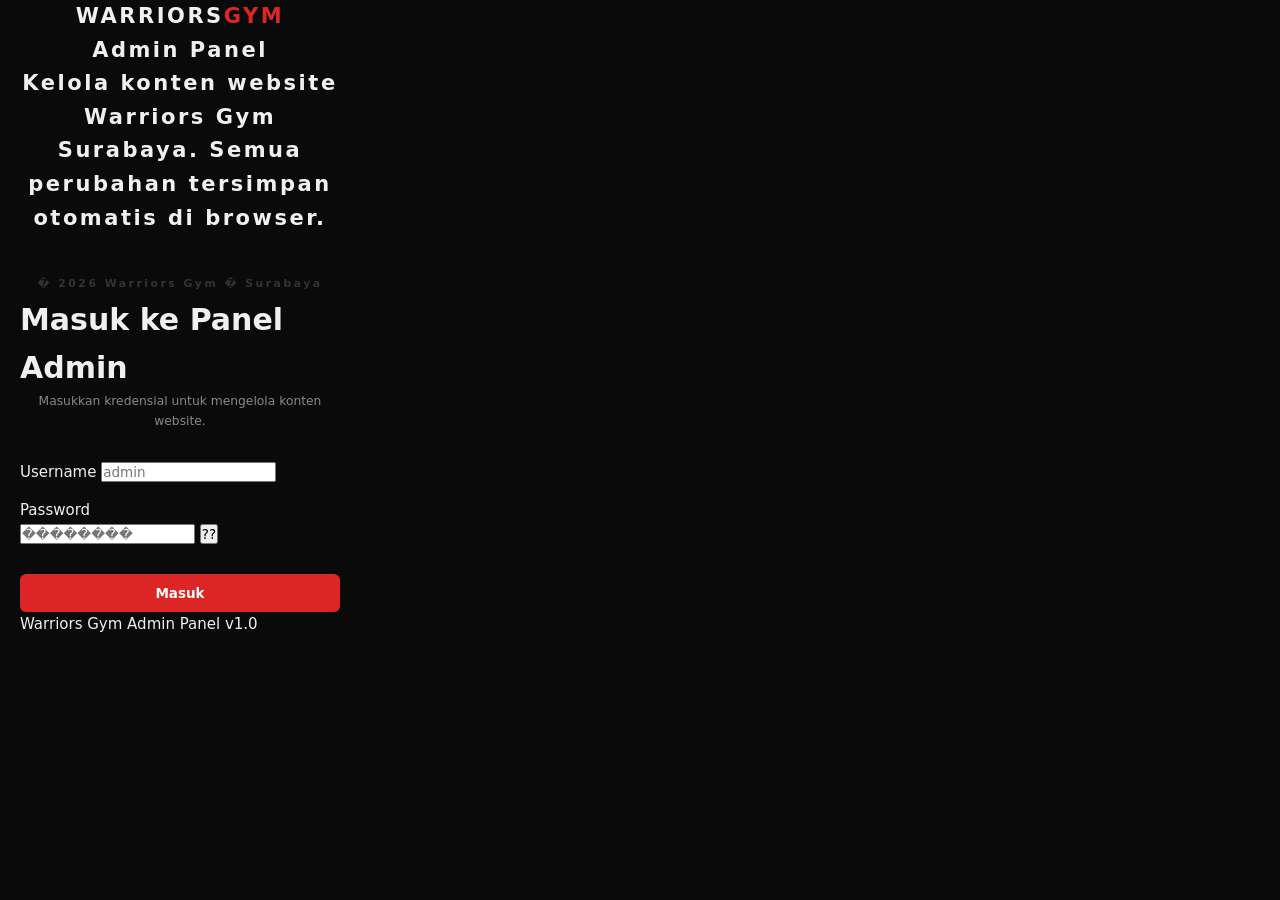
<file: admin/login.html>
<!DOCTYPE html>
<html lang="id">
<head>
<meta charset="UTF-8">
<meta name="viewport" content="width=device-width, initial-scale=1.0">
<title>Admin Login � Warriors Gym</title>
<link rel="stylesheet" href="admin.css">
</head>
<body class="login-page">
<div class="login-wrap">
  <div class="login-brand">
    <div>
      <div class="login-logo">WARRIORS<span>GYM</span></div>
      <p>Admin Panel</p>
      <p class="brand-desc">Kelola konten website Warriors Gym Surabaya. Semua perubahan tersimpan otomatis di browser.</p>
    </div>
    <div style="margin-top:auto;padding-top:40px;color:#333;font-size:.72rem;">
      � 2026 Warriors Gym � Surabaya
    </div>
  </div>
  <div class="login-card">
    <h1>Masuk ke Panel Admin</h1>
    <p class="login-sub">Masukkan kredensial untuk mengelola konten website.</p>
    <div id="loginError" class="login-error" style="display:none">Username atau password salah.</div>
    <div class="form-group" style="margin-bottom:14px">
      <label for="username">Username</label>
      <input type="text" id="username" placeholder="admin" autocomplete="username">
    </div>
    <div class="form-group" style="margin-bottom:20px">
      <label for="password">Password</label>
      <div class="pw-wrap">
        <input type="password" id="password" placeholder="��������" autocomplete="current-password">
        <button class="toggle-pw" id="togglePw" type="button">??</button>
      </div>
    </div>
    <button class="btn-login" id="loginBtn">Masuk</button>
    <p class="login-footer">Warriors Gym Admin Panel v1.0</p>
  </div>
</div>
<script>
const DEFAULT_HASH = "b44b843bc9e2f2a0f0a2dce2e2ce0a0bca17e79e0f748a3d3a0cfe9f1e5b2e4";
async function sha256(str){
  const buf = await crypto.subtle.digest("SHA-256", new TextEncoder().encode(str));
  return Array.from(new Uint8Array(buf)).map(b=>b.toString(16).padStart(2,"0")).join("");
}
document.getElementById("togglePw").addEventListener("click",()=>{
  const pw = document.getElementById("password");
  pw.type = pw.type==="password" ? "text" : "password";
});
document.getElementById("loginBtn").addEventListener("click", async ()=>{
  const username = document.getElementById("username").value.trim();
  const password = document.getElementById("password").value;
  const hash = await sha256(password);
  const stored = JSON.parse(localStorage.getItem("wg_admin_creds")||"null");
  const validUser = stored ? stored.username : "admin";
  const validHash = stored ? stored.passwordHash : await sha256("warriors2026");
  if(!stored){
    const defHash = await sha256("warriors2026");
    if(username==="admin" && hash===defHash){
      const session={token:crypto.randomUUID(),expires:Date.now()+8*3600*1000};
      sessionStorage.setItem("wg_admin_session",JSON.stringify(session));
      window.location.href="dashboard.html"; return;
    }
  } else {
    if(username===validUser && hash===validHash){
      const session={token:crypto.randomUUID(),expires:Date.now()+8*3600*1000};
      sessionStorage.setItem("wg_admin_session",JSON.stringify(session));
      window.location.href="dashboard.html"; return;
    }
  }
  document.getElementById("loginError").style.display="block";
});
document.getElementById("password").addEventListener("keydown",e=>{if(e.key==="Enter")document.getElementById("loginBtn").click();});
// redirect if already logged in
const s=JSON.parse(sessionStorage.getItem("wg_admin_session")||"null");
if(s && Date.now()<s.expires) window.location.href="dashboard.html";
</script>
</body>
</html>
</file>
<file: style.css>
/* ===== CSS VARIABLES ===== */
/* ki-svg: icon SVG di info kontak */
.ki-svg{width:17px;height:17px;flex-shrink:0;margin-top:3px;stroke:var(--color-accent);fill:none;stroke-width:2;stroke-linecap:round;stroke-linejoin:round;}

:root{
  --color-bg:#0c0c0c;--color-bg-alt:#111;--color-surface:#161616;--color-border:#222;
  --color-accent:#DC2626;--color-accent-light:#EF4444;--color-accent-dark:#B91C1C;
  --color-text:#EBEBEB;--color-text-secondary:#888;--color-text-muted:#555;
  --color-light-bg:#F5F3EF;--color-light-text:#1a1a1a;--color-light-secondary:#555;
  --font-head:'Inter',sans-serif;--font-body:'Inter',sans-serif;
  --text-xs:.72rem;--text-sm:.85rem;--text-base:1rem;--text-lg:1.1rem;--text-xl:1.25rem;--text-2xl:1.5rem;--text-3xl:2rem;--text-4xl:2.8rem;--text-5xl:4rem;
  --radius:8px;--radius-lg:16px;--radius-xl:24px;
  --shadow:0 4px 24px rgba(0,0,0,.4);--shadow-lg:0 12px 48px rgba(0,0,0,.5);
  --transition:.25s ease;
}
*,*::before,*::after{box-sizing:border-box;margin:0;padding:0;}
html{scroll-behavior:smooth;font-size:16px;}
body{background:var(--color-bg);color:var(--color-text);font-family:var(--font-body);line-height:1.7;overflow-x:hidden;}
img{max-width:100%;display:block;}
a{text-decoration:none;color:inherit;}
button{cursor:pointer;border:none;background:none;font-family:inherit;}
ul{list-style:none;}
svg{stroke:currentColor;fill:none;stroke-width:2;stroke-linecap:round;stroke-linejoin:round;}
.container{max-width:1200px;margin:0 auto;padding:0 24px;}
section{padding:96px 0;}
.section-light{background:var(--color-light-bg);}
.section-header{text-align:center;margin-bottom:60px;}
.eyebrow{font-size:var(--text-xs);font-weight:700;letter-spacing:.18em;text-transform:uppercase;color:var(--color-accent);margin-bottom:14px;}
.eyebrow-dark{color:var(--color-accent-dark);}
.section-title{font-size:var(--text-4xl);font-weight:800;line-height:1.1;margin-bottom:16px;}
.section-title.dark{color:var(--color-light-text);}
.section-subtitle{font-size:var(--text-lg);color:var(--color-text-secondary);max-width:560px;margin:0 auto;}
.section-subtitle.dark{color:var(--color-light-secondary);}

/* ===== REVEAL ANIMATION ===== */
.reveal{opacity:0;transform:translateY(28px);transition:opacity .7s ease,transform .7s ease;}
.reveal.visible{opacity:1;transform:none;}

/* ===== HEADER ===== */
#header{position:fixed;top:0;left:0;right:0;z-index:1000;padding:20px 0;transition:background var(--transition),padding var(--transition),backdrop-filter var(--transition);}
#header.scrolled{background:rgba(12,12,12,.95);backdrop-filter:blur(16px);padding:12px 0;border-bottom:1px solid var(--color-border);}
.header-inner{display:flex;align-items:center;gap:32px;}
.logo{font-size:var(--text-xl);font-weight:900;letter-spacing:.08em;color:var(--color-text);display:flex;align-items:center;gap:10px;}
.logo-img{width:36px;height:36px;object-fit:contain;flex-shrink:0;border-radius:4px;}

.logo span{color:var(--color-accent);}
.nav-links{display:flex;gap:32px;}
.nav-links a{font-size:var(--text-sm);font-weight:500;letter-spacing:.04em;color:var(--color-text-secondary);transition:color var(--transition);position:relative;}
.nav-links a::after{content:'';position:absolute;bottom:-4px;left:0;width:0;height:2px;background:var(--color-accent);transition:width var(--transition);}
.nav-links a:hover,.nav-links a.active{color:var(--color-text);}
.nav-links a:hover::after,.nav-links a.active::after{width:100%;}
.btn-header-cta{margin-left:auto;padding:9px 22px;background:var(--color-accent);color:#000;font-size:var(--text-sm);font-weight:700;border-radius:var(--radius);letter-spacing:.04em;transition:background var(--transition),transform var(--transition);}
.btn-header-cta:hover{background:var(--color-accent-light);transform:translateY(-1px);}
.hamburger{display:none;flex-direction:column;gap:5px;padding:6px;width:36px;}
.hamburger span{display:block;height:2px;background:var(--color-text);border-radius:2px;transition:transform .3s,opacity .3s;}
.hamburger.open span:nth-child(1){transform:translateY(7px) rotate(45deg);}
.hamburger.open span:nth-child(2){opacity:0;}
.hamburger.open span:nth-child(3){transform:translateY(-7px) rotate(-45deg);}
.mobile-nav{display:none;position:fixed;top:0;left:0;right:0;bottom:0;background:rgba(12,12,12,.98);z-index:999;flex-direction:column;align-items:center;justify-content:center;gap:24px;opacity:0;pointer-events:none;transition:opacity .3s;}
.mobile-nav.open{opacity:1;pointer-events:all;}
.mobile-nav-link{font-size:var(--text-2xl);font-weight:700;color:var(--color-text);}
.btn{display:inline-flex;align-items:center;gap:8px;padding:12px 24px;border-radius:var(--radius);font-weight:700;font-size:var(--text-sm);transition:all var(--transition);}
.btn-primary{background:var(--color-accent);color:#000;}
.btn-wa{background:#25D366;color:#fff;}
.btn-gold-outline{border:2px solid var(--color-accent);color:var(--color-accent);}
.btn-gold-outline:hover{background:var(--color-accent);color:#000;}
/* ===== HERO ===== */
#hero{position:relative;height:100vh;min-height:640px;display:flex;align-items:center;overflow:hidden;}
.hero-bg{position:absolute;inset:0;background:url('img/about.png') center/cover no-repeat;}
.hero-overlay{position:absolute;inset:0;background:linear-gradient(135deg,rgba(12,12,12,.92) 0%,rgba(12,12,12,.75) 100%);}
.hero-vertical-text{position:absolute;right:24px;top:50%;transform:translateY(-50%) rotate(90deg);font-size:var(--text-xs);letter-spacing:.25em;color:var(--color-text-muted);text-transform:uppercase;}
.hero-content{position:relative;z-index:1;max-width:720px;}
.hero-eyebrow{display:flex;align-items:center;gap:16px;margin-bottom:28px;}
.eyebrow-line{width:48px;height:2px;background:var(--color-accent);}
.hero-eyebrow span{font-size:var(--text-xs);font-weight:700;letter-spacing:.2em;text-transform:uppercase;color:var(--color-accent);}
.hero-title{line-height:1;margin-bottom:20px;}
.ht-small{display:block;font-size:clamp(1.2rem,3vw,1.8rem);font-weight:300;letter-spacing:.12em;color:var(--color-text-secondary);text-transform:uppercase;}
.ht-large{display:block;font-size:clamp(4rem,10vw,8rem);font-weight:900;letter-spacing:-.02em;line-height:.9;}
.ht-accent{display:block;font-size:clamp(3rem,8vw,6.5rem);font-weight:900;color:var(--color-accent);letter-spacing:-.02em;}
.hero-tagline{font-size:var(--text-lg);color:var(--color-text-secondary);margin-bottom:36px;max-width:480px;}
.hero-ctas{display:flex;gap:16px;flex-wrap:wrap;}
.btn-hero-primary{display:inline-flex;align-items:center;gap:10px;padding:16px 32px;background:var(--color-accent);color:#000;font-weight:800;font-size:var(--text-base);border-radius:var(--radius);letter-spacing:.04em;transition:all var(--transition);}
.btn-hero-primary:hover{background:var(--color-accent-light);transform:translateY(-2px);}
.btn-hero-secondary{display:inline-flex;align-items:center;padding:16px 32px;border:2px solid rgba(255,255,255,.25);color:var(--color-text);font-weight:600;border-radius:var(--radius);transition:all var(--transition);}
.btn-hero-secondary:hover{border-color:var(--color-accent);color:var(--color-accent);}
.btn-arrow{font-size:1.1em;}
.scroll-indicator-line{position:absolute;bottom:32px;left:50%;transform:translateX(-50%);display:flex;flex-direction:column;align-items:center;gap:8px;}
.scroll-line-inner{width:1px;height:48px;background:linear-gradient(to bottom,transparent,var(--color-accent));animation:scrollPulse 2s ease-in-out infinite;}
.scroll-label{font-size:var(--text-xs);letter-spacing:.2em;color:var(--color-text-muted);}
@keyframes scrollPulse{0%,100%{opacity:.4;transform:scaleY(1);}50%{opacity:1;transform:scaleY(1.1);}}

/* ===== TENTANG ===== */
#tentang{padding-top:112px;}
.about-grid{display:grid;grid-template-columns:1fr 1fr;gap:64px;align-items:start;margin-top:48px;}
.about-img-wrap{position:relative;}
.about-img-wrap img{width:100%;border-radius:var(--radius-lg);aspect-ratio:3/4;object-fit:cover;}
.img-label-vertical{position:absolute;right:-16px;top:50%;transform:translateY(-50%) rotate(90deg);font-size:var(--text-xs);letter-spacing:.2em;color:var(--color-text-muted);white-space:nowrap;}
.about-tabs{display:flex;gap:0;margin-bottom:28px;border-bottom:1px solid var(--color-border);}
.about-tab{padding:10px 20px;font-size:var(--text-sm);font-weight:600;color:var(--color-text-secondary);border-bottom:2px solid transparent;margin-bottom:-1px;transition:all var(--transition);}
.about-tab.active{color:var(--color-accent);border-bottom-color:var(--color-accent);}
.about-tab-pane{display:none;}
.about-tab-pane.active{display:block;}
.about-tab-pane p{font-size:var(--text-base);color:var(--color-text-secondary);line-height:1.8;}
.about-contact-row{margin-top:28px;display:flex;flex-direction:column;gap:12px;}
.acr-item{display:flex;align-items:flex-start;gap:10px;font-size:var(--text-sm);color:var(--color-text-secondary);}
.acr-item svg{width:16px;height:16px;flex-shrink:0;margin-top:2px;stroke:var(--color-accent);}

/* ===== PAKET ===== */
#paket{text-align:center;}
.packages-grid{display:grid;grid-template-columns:repeat(auto-fit,minmax(220px,1fr));gap:24px;margin-top:48px;}
.pkg-card{background:#fff;border-radius:var(--radius-lg);padding:32px 24px;position:relative;text-align:left;border:2px solid transparent;transition:all var(--transition);}
.pkg-card:hover{transform:translateY(-4px);box-shadow:0 16px 40px rgba(0,0,0,.1);}
.pkg-card.featured{border-color:var(--color-accent-dark);box-shadow:0 8px 32px rgba(201,168,76,.15);}
.pkg-badge{position:absolute;top:-12px;left:50%;transform:translateX(-50%);background:var(--color-accent-dark);color:#fff;font-size:var(--text-xs);font-weight:700;padding:4px 16px;border-radius:20px;white-space:nowrap;letter-spacing:.05em;}
.pkg-duration-badge{display:inline-block;background:var(--color-accent);color:#000;font-size:var(--text-xs);font-weight:700;padding:3px 12px;border-radius:20px;margin-bottom:16px;letter-spacing:.06em;}
.pkg-name{font-size:var(--text-xl);font-weight:800;color:var(--color-light-text);margin-bottom:8px;}
.pkg-price{font-size:var(--text-3xl);font-weight:900;color:var(--color-accent-dark);margin-bottom:8px;line-height:1;}
.pkg-desc{font-size:var(--text-sm);color:var(--color-light-secondary);margin-bottom:20px;line-height:1.6;}
.pkg-benefits{display:flex;flex-direction:column;gap:8px;margin-bottom:28px;}
.pkg-benefits li{font-size:var(--text-sm);color:var(--color-light-secondary);padding-left:20px;position:relative;}
.pkg-benefits li::before{content:'✓';position:absolute;left:0;color:var(--color-accent-dark);font-weight:700;}
.pkg-cta{display:block;text-align:center;padding:13px;background:var(--color-light-text);color:#fff;font-weight:700;font-size:var(--text-sm);border-radius:var(--radius);transition:all var(--transition);}
.pkg-card.featured .pkg-cta{background:var(--color-accent-dark);}
.pkg-cta:hover{opacity:.85;transform:translateY(-1px);}
/* ===== GALERI ===== */
.gallery-filter{display:flex;flex-wrap:wrap;gap:10px;margin-bottom:36px;}
.gal-filter-btn{padding:8px 20px;border-radius:20px;font-size:var(--text-sm);font-weight:600;color:var(--color-text-secondary);border:1px solid var(--color-border);transition:all var(--transition);}
.gal-filter-btn.active,.gal-filter-btn:hover{background:var(--color-accent);color:#000;border-color:var(--color-accent);}
.gallery-grid{display:grid;grid-template-columns:repeat(auto-fill,minmax(260px,1fr));gap:20px;}
.gallery-item{position:relative;border-radius:var(--radius-lg);overflow:hidden;aspect-ratio:4/3;cursor:pointer;}
.gallery-item img{width:100%;height:100%;object-fit:cover;transition:transform .5s ease;}
.gallery-item:hover img{transform:scale(1.06);}
.gallery-caption{position:absolute;bottom:0;left:0;right:0;padding:20px 16px 16px;background:linear-gradient(to top,rgba(0,0,0,.8),transparent);transform:translateY(100%);transition:transform .3s ease;}
.gallery-item:hover .gallery-caption{transform:none;}
.gallery-caption strong{display:block;font-size:var(--text-sm);font-weight:700;}
.gallery-caption span{font-size:var(--text-xs);color:rgba(255,255,255,.75);}

/* ===== TESTIMONI ===== */
#testimoni{text-align:center;}
.testimonials-grid{display:grid;grid-template-columns:repeat(auto-fit,minmax(280px,1fr));gap:24px;margin-top:48px;}
.testi-card{background:#fff;border-radius:var(--radius-lg);padding:32px;text-align:left;box-shadow:0 4px 20px rgba(0,0,0,.06);transition:transform var(--transition),box-shadow var(--transition);}
.testi-card:hover{transform:translateY(-4px);box-shadow:0 12px 40px rgba(0,0,0,.1);}
.testi-stars{display:flex;gap:3px;margin-bottom:16px;}
.star{font-size:1rem;color:#ddd;}
.star.filled{color:#F59E0B;}
.testi-quote{font-size:var(--text-base);color:var(--color-light-secondary);line-height:1.75;margin-bottom:24px;font-style:italic;}
.testi-member{display:flex;align-items:center;gap:12px;}
.testi-avatar{width:44px;height:44px;border-radius:50%;object-fit:cover;}
.testi-avatar-default{width:44px;height:44px;border-radius:50%;background:var(--color-accent);color:#000;display:flex;align-items:center;justify-content:center;font-weight:800;font-size:var(--text-lg);}
.testi-member strong{font-size:var(--text-sm);color:var(--color-light-text);}

/* ===== KONTAK ===== */
.kontak-grid{display:grid;grid-template-columns:1fr 1fr;gap:48px;margin-top:48px;}
.form-card,.kontak-info-card{background:var(--color-surface);border-radius:var(--radius-xl);padding:40px;border:1px solid var(--color-border);}
.form-card h3,.kontak-info-card h3{font-size:var(--text-xl);font-weight:700;margin-bottom:28px;}
.form-field{margin-bottom:20px;}
.form-field label{display:block;font-size:var(--text-sm);font-weight:600;margin-bottom:6px;color:var(--color-text-secondary);}
.form-field input,.form-field textarea{width:100%;padding:12px 16px;background:#1e1e1e;border:1px solid var(--color-border);border-radius:var(--radius);color:var(--color-text);font-size:var(--text-base);font-family:inherit;transition:border-color var(--transition);}
.form-field input:focus,.form-field textarea:focus{outline:none;border-color:var(--color-accent);}
.form-field textarea{resize:vertical;}
.form-row-2{display:grid;grid-template-columns:1fr 1fr;gap:16px;}
.btn-submit{width:100%;padding:14px;background:var(--color-accent);color:#000;font-weight:800;font-size:var(--text-base);border-radius:var(--radius);transition:all var(--transition);margin-top:8px;}
.btn-submit:hover{background:var(--color-accent-light);transform:translateY(-1px);}
.contact-success{display:flex;flex-direction:column;align-items:center;justify-content:center;text-align:center;padding:40px;gap:16px;}
.success-icon{width:56px;height:56px;border-radius:50%;background:var(--color-accent);color:#000;font-size:1.5rem;font-weight:900;display:flex;align-items:center;justify-content:center;}
.contact-success p{font-size:var(--text-lg);color:var(--color-text-secondary);}
.ki-item{display:flex;align-items:flex-start;gap:14px;margin-bottom:20px;}
.ki-icon{font-size:1.1rem;flex-shrink:0;margin-top:2px;}
.ki-item strong{display:block;font-size:var(--text-sm);font-weight:700;margin-bottom:2px;}
.ki-item p{font-size:var(--text-sm);color:var(--color-text-secondary);}
.kontak-map-wrap{border-radius:var(--radius);overflow:hidden;height:200px;margin:24px 0;}
.kontak-map-wrap iframe{width:100%;height:100%;border:0;}
.btn-wa-kontak{display:block;text-align:center;padding:14px;background:#25D366;color:#fff;font-weight:700;border-radius:var(--radius);transition:opacity var(--transition);}
.btn-wa-kontak:hover{opacity:.85;}

/* ===== FOOTER ===== */
#footer{background:#080808;border-top:1px solid var(--color-border);padding:64px 0 0;}
.footer-inner{display:grid;grid-template-columns:2fr 1fr;gap:48px;padding-bottom:48px;}
.footer-brand p{font-size:var(--text-sm);color:var(--color-text-secondary);margin:16px 0 24px;max-width:320px;}
.social-links{display:flex;gap:12px;}
.social-btn{width:40px;height:40px;border-radius:50%;border:1px solid var(--color-border);display:flex;align-items:center;justify-content:center;transition:all var(--transition);}
.social-btn:hover{border-color:var(--color-accent);color:var(--color-accent);}
.social-btn svg{width:16px;height:16px;}
.footer-nav-label{font-size:var(--text-xs);font-weight:700;letter-spacing:.12em;text-transform:uppercase;color:var(--color-text-muted);margin-bottom:16px;}
.footer-links{display:flex;flex-direction:column;gap:10px;}
.footer-links a{font-size:var(--text-sm);color:var(--color-text-secondary);transition:color var(--transition);}
.footer-links a:hover{color:var(--color-accent);}
.footer-bottom{border-top:1px solid var(--color-border);padding:20px 0;font-size:var(--text-xs);color:var(--color-text-muted);text-align:center;}

/* ===== FLOATING BAR ===== */
.floating-bar{position:fixed;bottom:24px;left:50%;transform:translateX(-50%);display:flex;gap:12px;z-index:500;opacity:0;pointer-events:none;transition:opacity var(--transition);}
.floating-bar.visible{opacity:1;pointer-events:all;}

/* ===== RESPONSIVE ===== */
@media(max-width:900px){
  .about-grid{grid-template-columns:1fr;}
  .about-img-wrap{max-height:400px;overflow:hidden;}
  .kontak-grid{grid-template-columns:1fr;}
  .footer-inner{grid-template-columns:1fr;}
}
@media(max-width:768px){
  section{padding:72px 0;}
  .nav-links,.btn-header-cta{display:none;}
  .hamburger{display:flex;}
  .mobile-nav{display:flex;}
  .section-title{font-size:var(--text-3xl);}
  .packages-grid{grid-template-columns:1fr 1fr;}
  .testimonials-grid{grid-template-columns:1fr;}
  .form-row-2{grid-template-columns:1fr;}
  .gallery-grid{grid-template-columns:repeat(2,1fr);}
}
@media(max-width:480px){
  .packages-grid{grid-template-columns:1fr;}
  .gallery-grid{grid-template-columns:1fr;}
  .ht-large{font-size:3.5rem;}
  .ht-accent{font-size:2.8rem;}
}
</file>
<file: admin/admin.css>
/* Warriors Gym Admin — Red/Black Theme */
*, *::before, *::after { box-sizing: border-box; margin: 0; padding: 0; }

:root {
  --accent:    #DC2626;
  --accent-lt: #EF4444;
  --accent-dk: #B91C1C;
  --bg:        #0a0a0a;
  --bg2:       #111111;
  --surface:   #161616;
  --border:    #222222;
  --text:      #F0F0F0;
  --text2:     #888888;
  --text3:     #3a3a3a;
  --radius:    6px;
  --sidebar-w: 220px;
  --font: 'Inter', system-ui, sans-serif;
}

html { font-size: 15px; }
body { background: var(--bg); color: var(--text); font-family: var(--font); line-height: 1.6; }
a { color: inherit; text-decoration: none; }
input, select, textarea, button { font-family: var(--font); font-size: .9rem; }
svg { width: 16px; height: 16px; fill: none; stroke: currentColor; stroke-width: 2; stroke-linecap: round; stroke-linejoin: round; flex-shrink: 0; }

/* Layout */
.layout { display: flex; min-height: 100vh; }

/* Sidebar */
.sidebar {
  width: var(--sidebar-w);
  background: var(--bg2);
  border-right: 1px solid var(--border);
  display: flex;
  flex-direction: column;
  position: fixed;
  top: 0; left: 0; bottom: 0;
  z-index: 100;
}
.sidebar-brand {
  padding: 16px 20px;
  display: flex;
  align-items: center;
  gap: 10px;
  font-size: .95rem;
  font-weight: 900;
  letter-spacing: .08em;
  border-bottom: 1px solid var(--border);
  white-space: nowrap;
}
.sidebar-brand span { color: var(--text); }
.brand-accent { color: var(--accent); }
.sidebar-logo-img { width: 34px; height: 34px; object-fit: contain; border-radius: 4px; flex-shrink: 0; }


.sidebar-nav { flex: 1; padding: 12px 0; overflow-y: auto; }
.nav-item {
  display: flex;
  align-items: center;
  gap: 10px;
  padding: 10px 20px;
  font-size: .85rem;
  font-weight: 500;
  color: var(--text2);
  transition: color .15s, background .15s;
}
.nav-item:hover { color: var(--text); background: rgba(255,255,255,.04); }
.nav-item.active { color: var(--accent); background: rgba(220,38,38,.1); }
.nav-item.active svg { stroke: var(--accent); }

.sidebar-logout {
  display: block;
  padding: 14px 20px;
  font-size: .8rem;
  color: var(--text2);
  border-top: 1px solid var(--border);
  transition: color .15s;
}
.sidebar-logout:hover { color: var(--accent-lt); }

/* Main area */
.page-wrap {
  margin-left: var(--sidebar-w);
  flex: 1;
  display: flex;
  flex-direction: column;
  min-height: 100vh;
}

/* Topbar */
.topbar {
  display: flex;
  align-items: center;
  gap: 16px;
  padding: 0 28px;
  height: 56px;
  background: var(--bg2);
  border-bottom: 1px solid var(--border);
  position: sticky;
  top: 0;
  z-index: 50;
}
.page-title { font-size: .95rem; font-weight: 700; flex: 1; }
.topbar-right { display: flex; align-items: center; gap: 14px; }
.btn-site { font-size: .78rem; color: var(--text2); transition: color .15s; }
.btn-site:hover { color: var(--text); }
.admin-name { font-size: .8rem; color: var(--text2); }

/* Flash messages */
.flash {
  margin: 16px 28px 0;
  padding: 10px 16px;
  border-radius: var(--radius);
  font-size: .85rem;
}
.flash-success { background: rgba(34,197,94,.12); color: #4ade80; border: 1px solid rgba(34,197,94,.2); }
.flash-error   { background: rgba(220,38,38,.12);  color: #f87171; border: 1px solid rgba(220,38,38,.2); }

/* Main content */
.main-content { flex: 1; padding: 24px 28px; }

/* Login */
.login-body { display: flex; align-items: center; justify-content: center; min-height: 100vh; background: var(--bg); }
.login-wrap { width: 100%; max-width: 360px; padding: 0 20px; }
.login-brand { font-size: 1.4rem; font-weight: 900; letter-spacing: .12em; text-align: center; margin-bottom: 4px; }
.login-brand span { color: var(--accent); }
.login-sub { text-align: center; color: var(--text2); font-size: .82rem; margin-bottom: 28px; }
.login-form { background: var(--surface); border: 1px solid var(--border); border-radius: 10px; padding: 28px; }
.btn-login {
  width: 100%; padding: 11px;
  background: var(--accent); color: #fff;
  border: none; border-radius: var(--radius);
  font-weight: 700; font-size: .9rem;
  cursor: pointer; margin-top: 8px;
  transition: background .15s;
}
.btn-login:hover { background: var(--accent-lt); }

/* Forms */
.field { margin-bottom: 16px; }
.field label { display: block; font-size: .78rem; font-weight: 600; color: var(--text2); margin-bottom: 5px; text-transform: uppercase; letter-spacing: .04em; }
.field small { display: block; font-size: .74rem; color: var(--text2); margin-top: 4px; }
.field input, .field select, .field textarea {
  width: 100%; padding: 9px 12px;
  background: var(--bg2); border: 1px solid var(--border);
  border-radius: var(--radius); color: var(--text);
  transition: border-color .15s;
}
.field input:focus, .field select:focus, .field textarea:focus {
  outline: none; border-color: var(--accent);
}
.field input:disabled { opacity: .5; cursor: not-allowed; }
.field textarea { resize: vertical; min-height: 80px; }
.field-check label { display: flex; align-items: center; gap: 8px; font-size: .85rem; text-transform: none; letter-spacing: 0; cursor: pointer; }
.field-check input[type="checkbox"] { width: auto; margin: 0; accent-color: var(--accent); }
.field-row { display: grid; gap: 16px; }
.field-row.cols-2 { grid-template-columns: 1fr 1fr; }
.field-row.cols-3 { grid-template-columns: 1fr 1fr 1fr; }

.form-card {
  background: var(--surface);
  border: 1px solid var(--border);
  border-radius: 10px;
  padding: 24px;
  margin-bottom: 24px;
}
.form-card h3 { font-size: .9rem; font-weight: 700; margin-bottom: 18px; color: var(--text2); text-transform: uppercase; letter-spacing: .07em; }
.form-section { margin-bottom: 24px; padding-bottom: 24px; border-bottom: 1px solid var(--border); }
.form-section:last-child { border-bottom: none; margin-bottom: 0; padding-bottom: 0; }
.form-section h3 { font-size: .78rem; font-weight: 700; color: var(--text2); text-transform: uppercase; letter-spacing: .08em; margin-bottom: 16px; }
.form-actions { display: flex; gap: 10px; margin-top: 8px; }

/* Buttons */
.btn-primary {
  display: inline-flex; align-items: center; gap: 6px;
  padding: 9px 18px;
  background: var(--accent); color: #fff;
  border: none; border-radius: var(--radius);
  font-size: .82rem; font-weight: 700;
  cursor: pointer; transition: background .15s;
}
.btn-primary:hover { background: var(--accent-lt); }
.btn-ghost {
  display: inline-flex; align-items: center;
  padding: 9px 18px;
  background: transparent; color: var(--text2);
  border: 1px solid var(--border); border-radius: var(--radius);
  font-size: .82rem; cursor: pointer; transition: all .15s;
}
.btn-ghost:hover { color: var(--text); border-color: var(--text2); }
.btn-edit {
  padding: 3px 10px; font-size: .75rem;
  border: 1px solid var(--accent); color: var(--accent);
  border-radius: 4px; transition: all .15s;
}
.btn-edit:hover { background: var(--accent); color: #fff; }
.btn-del {
  padding: 3px 10px; font-size: .75rem;
  border: 1px solid var(--border); color: var(--text2);
  border-radius: 4px; transition: all .15s;
}
.btn-del:hover { border-color: #f87171; color: #f87171; }

/* Toolbar */
.toolbar { display: flex; align-items: center; justify-content: space-between; gap: 12px; margin-bottom: 20px; flex-wrap: wrap; }
.page-actions { margin-bottom: 20px; }
.search-form { display: flex; gap: 8px; flex-wrap: wrap; }
.search-form input, .search-form select { padding: 8px 12px; background: var(--bg2); border: 1px solid var(--border); border-radius: var(--radius); color: var(--text); font-size: .82rem; }
.search-form input { min-width: 220px; }

/* Tables */
.data-table { width: 100%; border-collapse: collapse; font-size: .83rem; }
.data-table thead { background: var(--surface); }
.data-table th { padding: 11px 14px; text-align: left; font-size: .72rem; text-transform: uppercase; letter-spacing: .07em; color: var(--text2); font-weight: 600; white-space: nowrap; }
.data-table td { padding: 11px 14px; border-top: 1px solid var(--border); vertical-align: middle; }
.data-table tbody tr:hover td { background: rgba(255,255,255,.02); }
.row-actions { display: flex; gap: 6px; }
.empty-note { text-align: center; padding: 40px; color: var(--text2); font-size: .85rem; }
.data-table .empty-note { padding: 32px 0; }

/* Badges */
.badge { display: inline-block; padding: 3px 9px; border-radius: 20px; font-size: .72rem; font-weight: 700; letter-spacing: .04em; }
.badge-active    { background: rgba(34,197,94,.12);  color: #4ade80; }
.badge-expired   { background: rgba(248,113,113,.12); color: #f87171; }
.badge-suspended { background: rgba(251,191,36,.12);  color: #fbbf24; }
.badge-count { background: var(--accent); color: #fff; border-radius: 20px; padding: 1px 7px; font-size: .7rem; margin-left: 4px; }

/* Dashboard */
.stat-grid { display: grid; grid-template-columns: repeat(auto-fit, minmax(140px, 1fr)); gap: 16px; margin-bottom: 28px; }
.stat-card { background: var(--surface); border: 1px solid var(--border); border-radius: 10px; padding: 20px; }
.stat-card.accent { border-color: var(--accent-dk); }
.stat-num { font-size: 2rem; font-weight: 800; color: var(--text); }
.stat-card.accent .stat-num { color: var(--accent); }
.stat-label { font-size: .75rem; color: var(--text2); margin-top: 4px; text-transform: uppercase; letter-spacing: .06em; }

.dash-grid { display: grid; grid-template-columns: 1fr 1fr; gap: 20px; }
.dash-block { background: var(--surface); border: 1px solid var(--border); border-radius: 10px; padding: 20px; }
.block-header { display: flex; justify-content: space-between; align-items: center; margin-bottom: 16px; }
.block-header h3 { font-size: .85rem; font-weight: 700; }
.block-link { font-size: .75rem; color: var(--accent); }
.pesan-preview { padding: 12px 0; border-top: 1px solid var(--border); }
.pesan-preview:first-of-type { border-top: none; }
.pesan-preview strong { font-size: .85rem; display: block; }
.pesan-preview p { font-size: .8rem; color: var(--text2); margin-top: 4px; }
.pesan-date { font-size: .75rem; color: var(--text2); }

/* Gallery admin */
.gallery-grid-admin { display: grid; grid-template-columns: repeat(auto-fill, minmax(200px, 1fr)); gap: 16px; }
.gallery-card-admin { background: var(--surface); border: 1px solid var(--border); border-radius: 10px; overflow: hidden; }
.gallery-card-admin.inactive { opacity: .5; }
.gallery-thumb { aspect-ratio: 4/3; overflow: hidden; background: var(--bg); }
.gallery-thumb img { width: 100%; height: 100%; object-fit: cover; }
.gallery-info { padding: 10px 12px; }
.gallery-info strong { display: block; font-size: .82rem; }
.gallery-info span { font-size: .75rem; color: var(--text2); }
.gallery-actions { display: flex; gap: 6px; padding: 0 12px 12px; }

/* Messages */
.filter-tabs { display: flex; gap: 4px; }
.filter-tab { padding: 7px 14px; font-size: .8rem; border-radius: var(--radius); color: var(--text2); transition: all .15s; }
.filter-tab:hover { color: var(--text); }
.filter-tab.active { background: var(--surface); color: var(--text); border: 1px solid var(--border); }
.message-list { display: flex; flex-direction: column; gap: 12px; }
.message-item { background: var(--surface); border: 1px solid var(--border); border-radius: 10px; padding: 18px; }
.message-item.unread { border-left: 3px solid var(--accent); }
.message-header { display: flex; justify-content: space-between; align-items: flex-start; margin-bottom: 10px; gap: 12px; flex-wrap: wrap; }
.message-from { display: flex; flex-direction: column; gap: 2px; }
.message-from strong { font-size: .88rem; }
.message-from span { font-size: .78rem; color: var(--text2); }
.message-meta { display: flex; align-items: center; gap: 8px; flex-shrink: 0; }
.message-date { font-size: .75rem; color: var(--text2); }
.message-body { font-size: .83rem; color: var(--text2); line-height: 1.65; }
</file>
